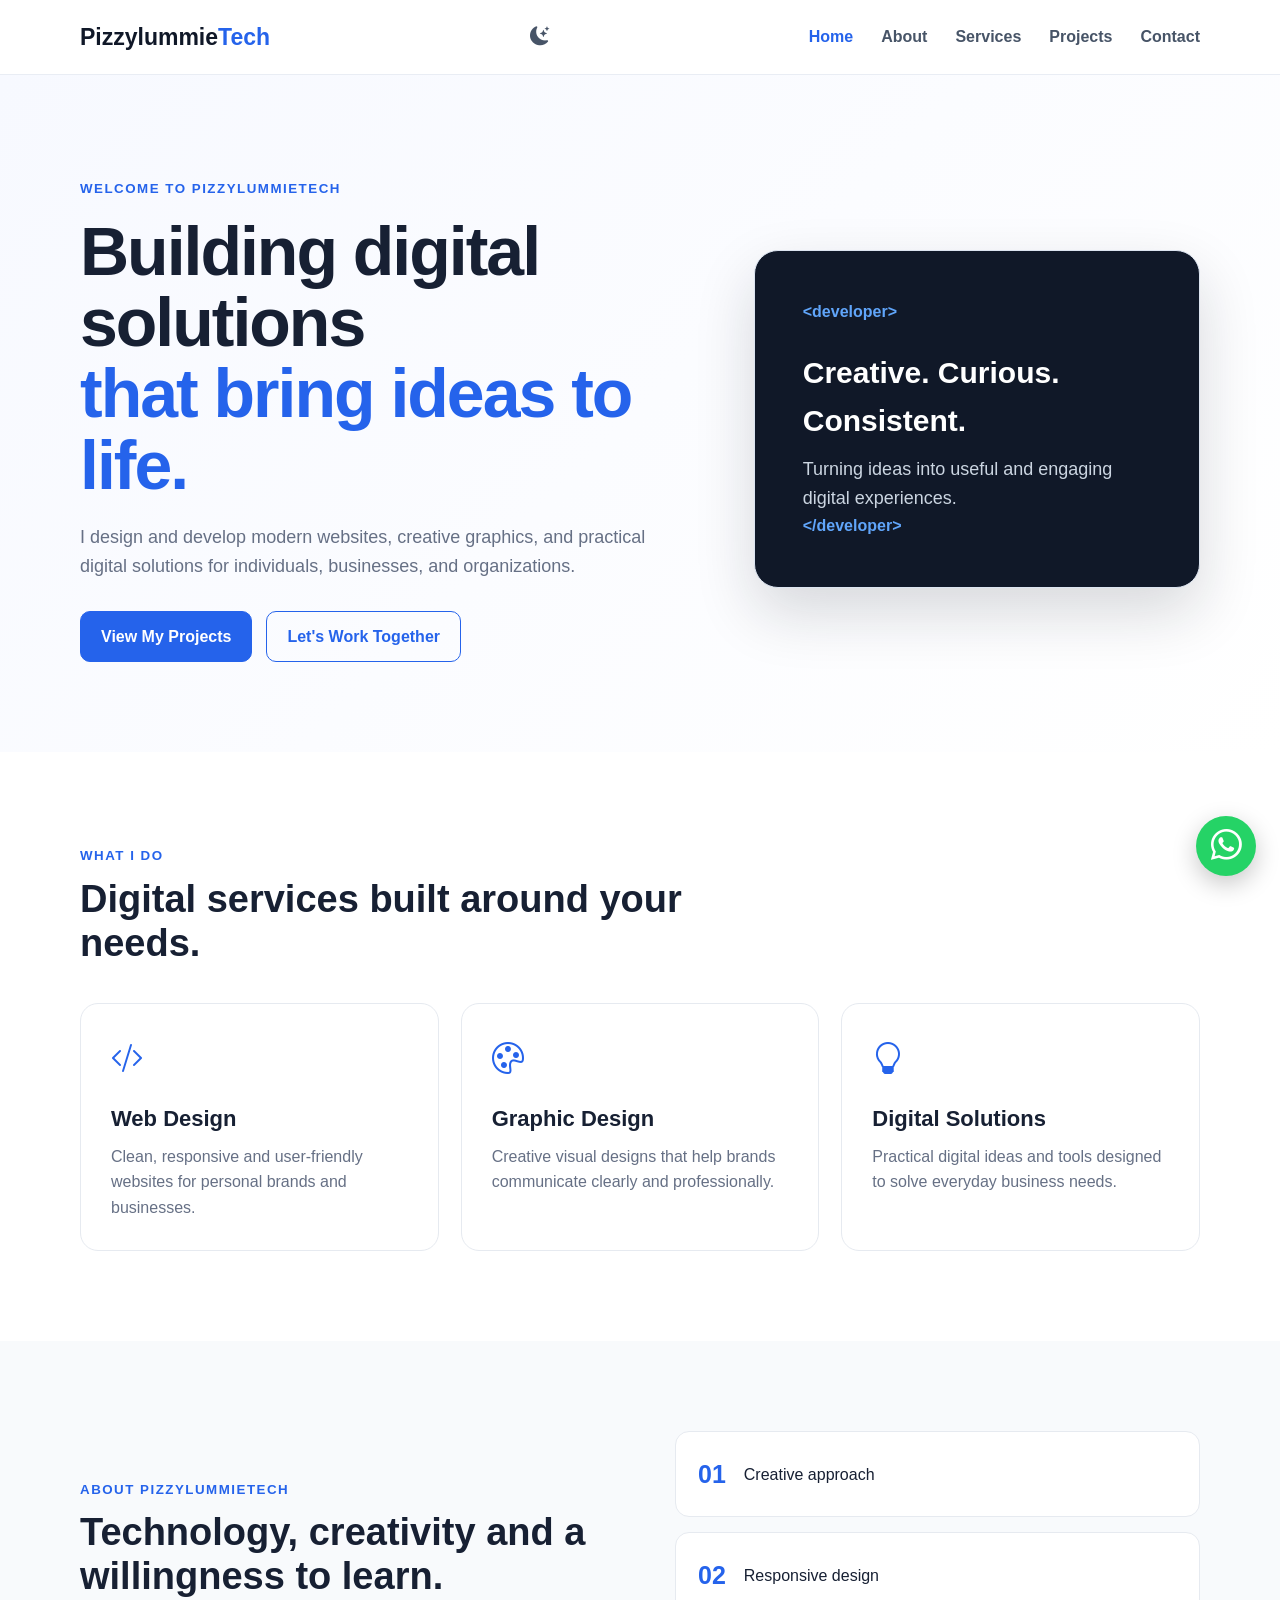
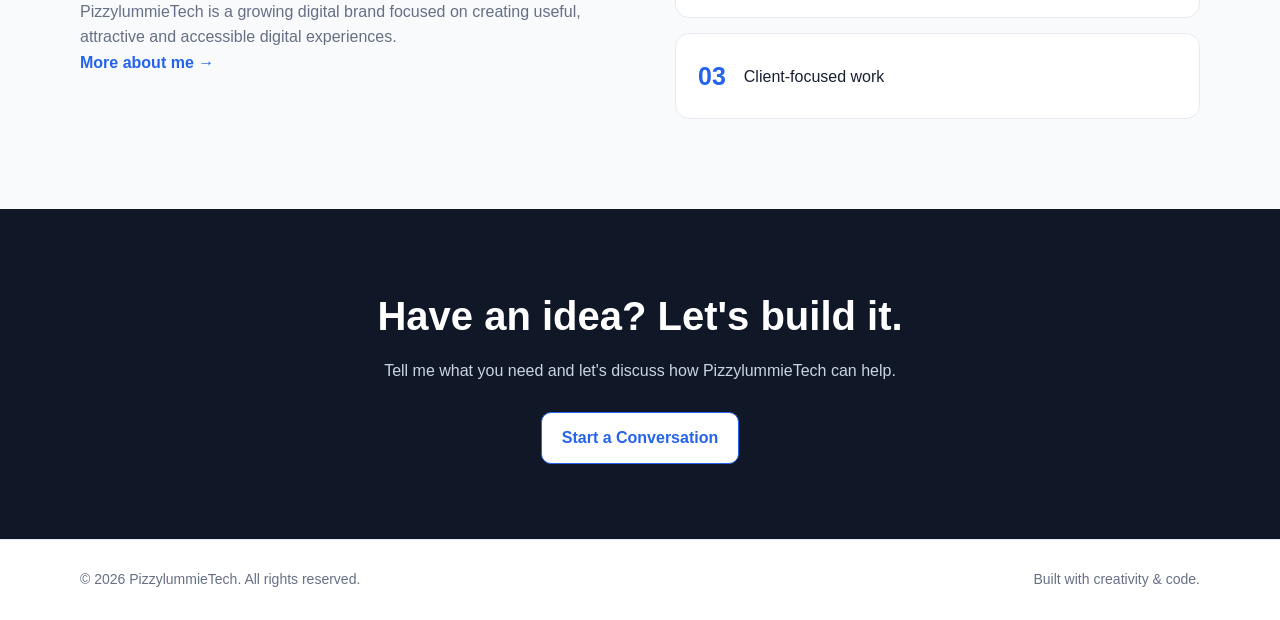
<file: index.html>
<!DOCTYPE html>
<html lang="en">

<head>
    <meta charset="UTF-8">
    <meta name="viewport" content="width=device-width,initial-scale=1.0">
    <meta name="description"
        content="PizzylummieTech - modern websites, creative graphics and practical digital solutions.">
    <title>PizzylummieTech | Digital Solutions</title>
    <script
        id="theme-init">if (localStorage.getItem("pizzylummie-theme") === "dark") { document.documentElement.classList.add("dark-mode") }</script>
    <link rel="stylesheet" href="style.css">
    <link rel="stylesheet" href="https://cdn.jsdelivr.net/npm/bootstrap-icons@1.11.3/font/bootstrap-icons.min.css">
</head>

<body>
    <header class="site-header">
        <div class="container nav"><a class="brand" href="index.html">Pizzylummie<span>Tech</span></a><button
                class="menu-toggle"><i class="bi bi-list"></i></button><button class="theme-toggle"
                aria-label="Toggle dark mode" title="Toggle dark mode"><i class="bi bi-moon-stars-fill"></i></button>
            <nav><a class="active" href="index.html">Home</a><a href="about.html">About</a><a
                    href="services.html">Services</a><a href="projects.html">Projects</a><a
                    href="contact.html">Contact</a></nav>
        </div>
    </header>
    <main>
        <section class="hero">
            <div class="container hero-grid">
                <div><small class="eyebrow">WELCOME TO PIZZYLUMMIETECH</small>
                    <h1>Building digital solutions <b>that bring ideas to life.</b></h1>
                    <p>I design and develop modern websites, creative graphics, and practical digital solutions for
                        individuals, businesses, and organizations.</p>
                    <div class="actions"><a class="btn" href="projects.html">View My Projects</a><a class="btn outline"
                            href="contact.html">Let's Work Together</a></div>
                </div>
                <div class="hero-box"><strong>&lt;developer&gt;</strong>
                    <h2>Creative. Curious. Consistent.</h2>
                    <p>Turning ideas into useful and engaging digital experiences.</p>
                    <strong>&lt;/developer&gt;</strong>
                </div>
            </div>
        </section>
        <section class="section">
            <div class="container">
                <div class="section-heading"><small>WHAT I DO</small>
                    <h2>Digital services built around your needs.</h2>
                </div>
                <div class="cards three">
                    <article class="card"><i class="bi bi-code-slash"></i>
                        <h3>Web Design</h3>
                        <p>Clean, responsive and user-friendly websites for personal brands and businesses.</p>
                    </article>
                    <article class="card"><i class="bi bi-palette"></i>
                        <h3>Graphic Design</h3>
                        <p>Creative visual designs that help brands communicate clearly and professionally.</p>
                    </article>
                    <article class="card"><i class="bi bi-lightbulb"></i>
                        <h3>Digital Solutions</h3>
                        <p>Practical digital ideas and tools designed to solve everyday business needs.</p>
                    </article>
                </div>
            </div>
        </section>
        <section class="section soft">
            <div class="container split">
                <div><small>ABOUT PIZZYLUMMIETECH</small>
                    <h2>Technology, creativity and a willingness to learn.</h2>
                    <p>PizzylummieTech is a growing digital brand focused on creating useful, attractive and accessible
                        digital experiences.</p><a class="text-link" href="about.html">More about me →</a>
                </div>
                <div class="stats">
                    <div><strong>01</strong><span>Creative approach</span></div>
                    <div><strong>02</strong><span>Responsive design</span></div>
                    <div><strong>03</strong><span>Client-focused work</span></div>
                </div>
            </div>
        </section>
        <section class="cta">
            <div class="container">
                <h2>Have an idea? Let's build it.</h2>
                <p>Tell me what you need and let's discuss how PizzylummieTech can help.</p><a class="btn light"
                    href="contact.html">Start a Conversation</a>
            </div>
        </section>
    </main>
    <footer>
        <div class="container footer"><span>© 2026 PizzylummieTech. All rights reserved.</span><span>Built with
                creativity &amp; code.</span></div>
    </footer><a class="floating-whatsapp"
        href="https://wa.me/2349038271875?text=Hello%20PizzylummieTech%2C%20I%20would%20like%20to%20make%20an%20inquiry."
        target="_blank" aria-label="Chat on WhatsApp"><i class="bi bi-whatsapp"></i></a>
    <script src="script.js"></script>
</body>

</html>
</file>
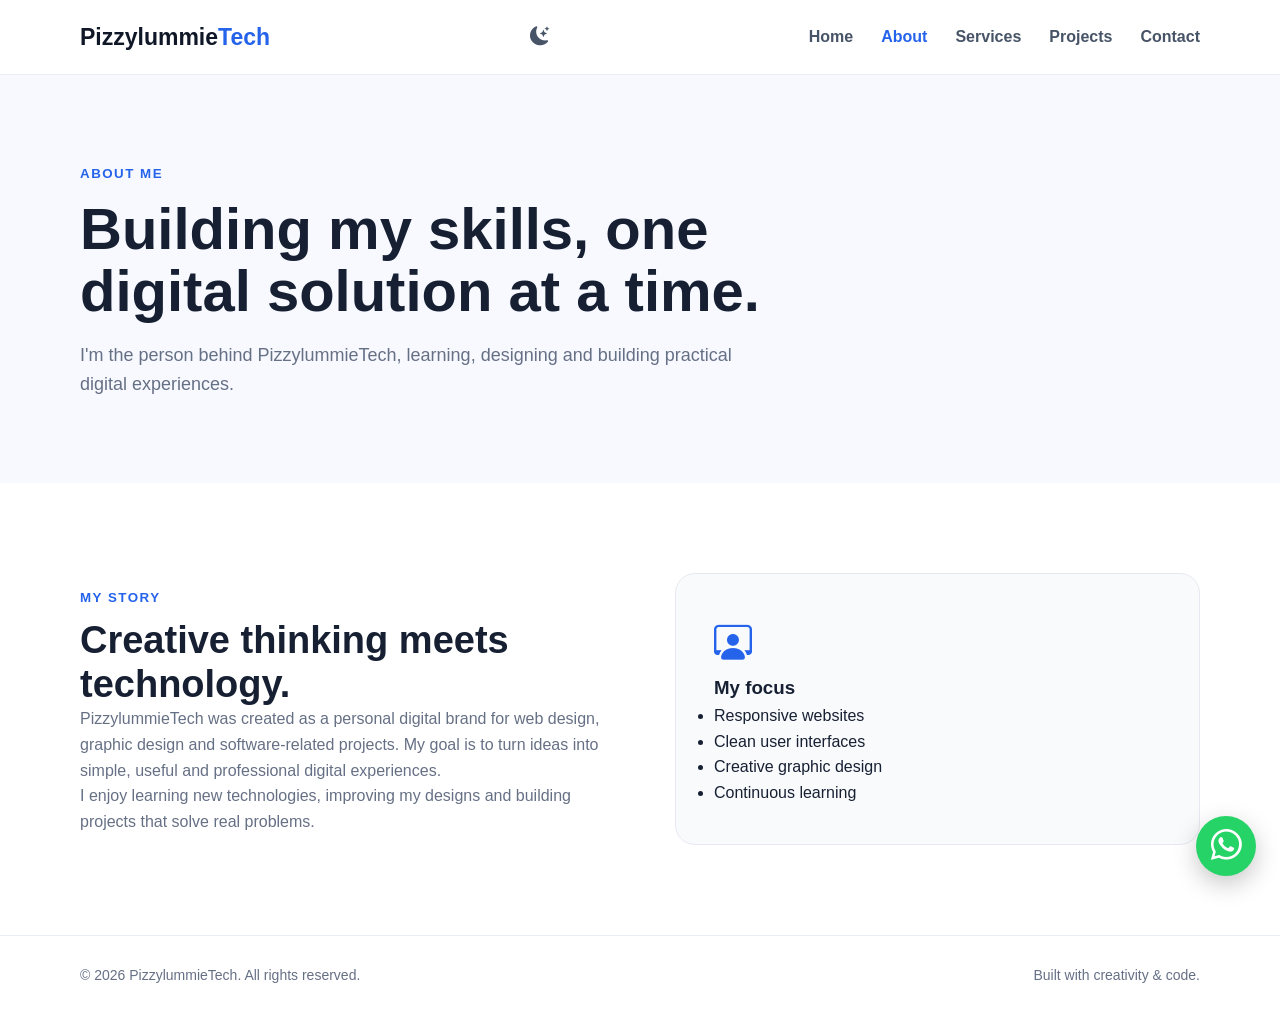
<file: about.html>
<!DOCTYPE html>
<html lang="en">

<head>
    <meta charset="UTF-8">
    <meta name="viewport" content="width=device-width,initial-scale=1.0">
    <title>About | PizzylummieTech</title>
    <script
        id="theme-init">if (localStorage.getItem("pizzylummie-theme") === "dark") { document.documentElement.classList.add("dark-mode") }</script>
    <link rel="stylesheet" href="style.css">
    <link rel="stylesheet" href="https://cdn.jsdelivr.net/npm/bootstrap-icons@1.11.3/font/bootstrap-icons.min.css">
</head>

<body>
    <header class="site-header">
        <div class="container nav"><a class="brand" href="index.html">Pizzylummie<span>Tech</span></a><button
                class="menu-toggle"><i class="bi bi-list"></i></button><button class="theme-toggle"
                aria-label="Toggle dark mode" title="Toggle dark mode"><i class="bi bi-moon-stars-fill"></i></button>
            <nav><a href="index.html">Home</a><a class="active" href="about.html">About</a><a
                    href="services.html">Services</a><a href="projects.html">Projects</a><a
                    href="contact.html">Contact</a></nav>
        </div>
    </header>
    <main>
        <section class="page-hero">
            <div class="container"><small>ABOUT ME</small>
                <h1>Building my skills, one digital solution at a time.</h1>
                <p>I'm the person behind PizzylummieTech, learning, designing and building practical digital
                    experiences.</p>
            </div>
        </section>
        <section class="section">
            <div class="container split">
                <div><small>MY STORY</small>
                    <h2>Creative thinking meets technology.</h2>
                    <p>PizzylummieTech was created as a personal digital brand for web design, graphic design and
                        software-related projects. My goal is to turn ideas into simple, useful and professional digital
                        experiences.</p>
                    <p>I enjoy learning new technologies, improving my designs and building projects that solve real
                        problems.</p>
                </div>
                <div class="info-box"><i class="bi bi-person-workspace"></i>
                    <h3>My focus</h3>
                    <ul>
                        <li>Responsive websites</li>
                        <li>Clean user interfaces</li>
                        <li>Creative graphic design</li>
                        <li>Continuous learning</li>
                    </ul>
                </div>
            </div>
        </section>
    </main>
    <footer>
        <div class="container footer"><span>© 2026 PizzylummieTech. All rights reserved.</span><span>Built with
                creativity &amp; code.</span></div>
    </footer><a class="floating-whatsapp"
        href="https://wa.me/2349038271875?text=Hello%20PizzylummieTech%2C%20I%20would%20like%20to%20make%20an%20inquiry."
        target="_blank"><i class="bi bi-whatsapp"></i></a>
    <script src="script.js"></script>
</body>

</html>
</file>
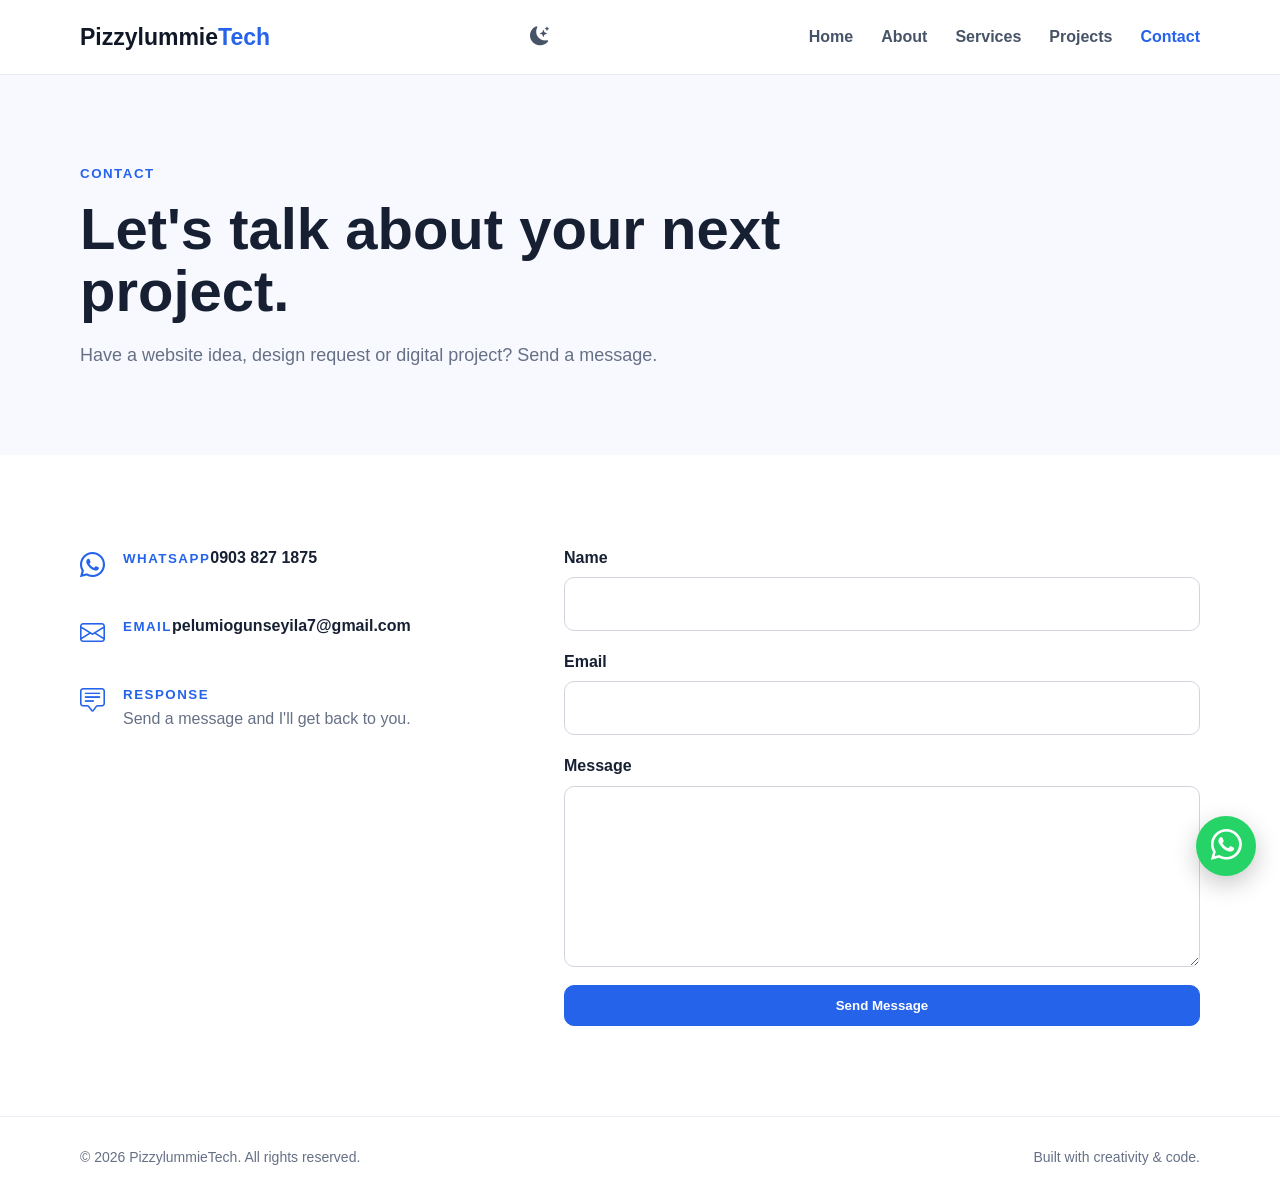
<file: contact.html>
<!DOCTYPE html><html lang="en"><head><meta charset="UTF-8"><meta name="viewport" content="width=device-width,initial-scale=1.0"><title>Contact | PizzylummieTech</title><script id="theme-init">if(localStorage.getItem("pizzylummie-theme")==="dark"){document.documentElement.classList.add("dark-mode")}</script><link rel="stylesheet" href="style.css"><link rel="stylesheet" href="https://cdn.jsdelivr.net/npm/bootstrap-icons@1.11.3/font/bootstrap-icons.min.css"></head><body><header class="site-header"><div class="container nav"><a class="brand" href="index.html">Pizzylummie<span>Tech</span></a><button class="menu-toggle"><i class="bi bi-list"></i></button><button class="theme-toggle" aria-label="Toggle dark mode" title="Toggle dark mode"><i class="bi bi-moon-stars-fill"></i></button><nav><a href="index.html">Home</a><a href="about.html">About</a><a href="services.html">Services</a><a href="projects.html">Projects</a><a class="active" href="contact.html">Contact</a></nav></div></header><main><section class="page-hero"><div class="container"><small>CONTACT</small><h1>Let's talk about your next project.</h1><p>Have a website idea, design request or digital project? Send a message.</p></div></section><section class="section"><div class="container contact-grid"><div class="contact-info"><div><i class="bi bi-whatsapp"></i><div><small>WHATSAPP</small><a href="https://wa.me/2349038271875" target="_blank">0903 827 1875</a></div></div><div><i class="bi bi-envelope"></i><div><small>EMAIL</small><a href="mailto:pelumiogunseyila7@gmail.com">pelumiogunseyila7@gmail.com</a></div></div><div><i class="bi bi-chat-square-text"></i><div><small>RESPONSE</small><p>Send a message and I'll get back to you.</p></div></div></div><form class="contact-form" action="https://formsubmit.co/pelumiogunseyila7@gmail.com" method="POST"><input type="hidden" name="_subject" value="New PizzylummieTech Website Inquiry"><input type="hidden" name="_captcha" value="false"><label>Name<input type="text" name="name" required></label><label>Email<input type="email" name="email" required></label><label>Message<textarea name="message" rows="6" required></textarea></label><button class="btn" type="submit">Send Message</button></form></div></section></main><footer><div class="container footer"><span>© 2026 PizzylummieTech. All rights reserved.</span><span>Built with creativity &amp; code.</span></div></footer><a class="floating-whatsapp" href="https://wa.me/2349038271875?text=Hello%20PizzylummieTech%2C%20I%20would%20like%20to%20make%20an%20inquiry." target="_blank"><i class="bi bi-whatsapp"></i></a><script src="script.js"></script></body></html>
</file>
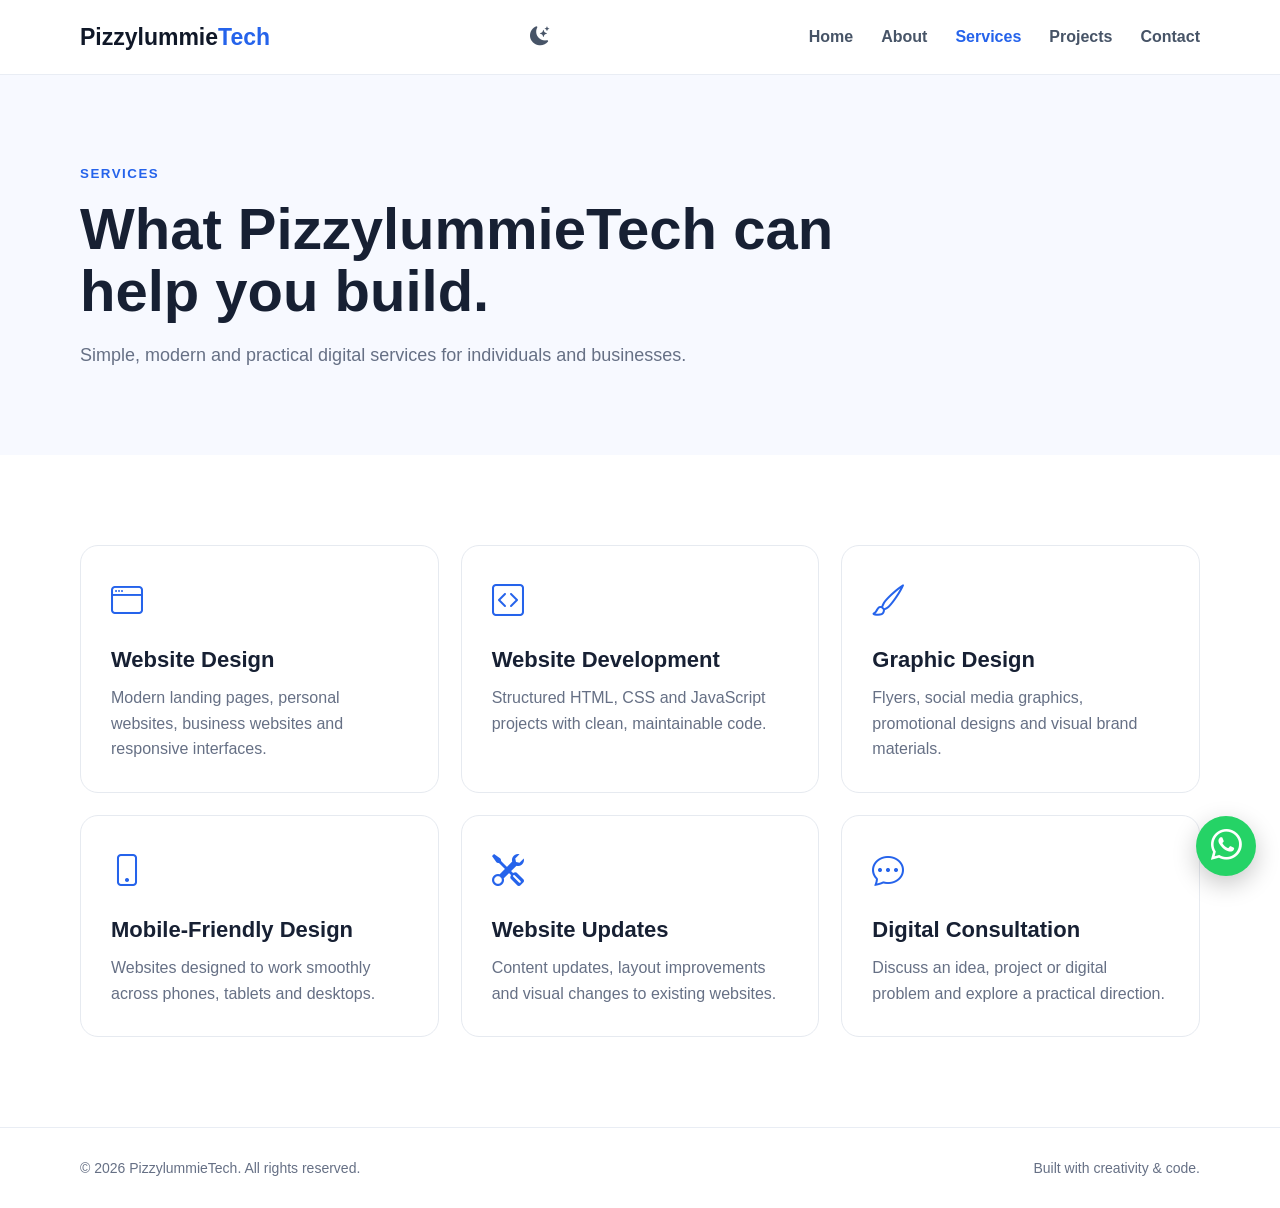
<file: services.html>
<!DOCTYPE html>
<html lang="en">

<head>
    <meta charset="UTF-8">
    <meta name="viewport" content="width=device-width,initial-scale=1.0">
    <title>Services | PizzylummieTech</title>
    <script
        id="theme-init">if (localStorage.getItem("pizzylummie-theme") === "dark") { document.documentElement.classList.add("dark-mode") }</script>
    <link rel="stylesheet" href="style.css">
    <link rel="stylesheet" href="https://cdn.jsdelivr.net/npm/bootstrap-icons@1.11.3/font/bootstrap-icons.min.css">
</head>

<body>
    <header class="site-header">
        <div class="container nav"><a class="brand" href="index.html">Pizzylummie<span>Tech</span></a><button
                class="menu-toggle"><i class="bi bi-list"></i></button><button class="theme-toggle"
                aria-label="Toggle dark mode" title="Toggle dark mode"><i class="bi bi-moon-stars-fill"></i></button>
            <nav><a href="index.html">Home</a><a href="about.html">About</a><a class="active"
                    href="services.html">Services</a><a href="projects.html">Projects</a><a
                    href="contact.html">Contact</a></nav>
        </div>
    </header>
    <main>
        <section class="page-hero">
            <div class="container"><small>SERVICES</small>
                <h1>What PizzylummieTech can help you build.</h1>
                <p>Simple, modern and practical digital services for individuals and businesses.</p>
            </div>
        </section>
        <section class="section">
            <div class="container">
                <div class="cards three">
                    <article class="card"><i class="bi bi-window"></i>
                        <h3>Website Design</h3>
                        <p>Modern landing pages, personal websites, business websites and responsive interfaces.</p>
                    </article>
                    <article class="card"><i class="bi bi-code-square"></i>
                        <h3>Website Development</h3>
                        <p>Structured HTML, CSS and JavaScript projects with clean, maintainable code.</p>
                    </article>
                    <article class="card"><i class="bi bi-brush"></i>
                        <h3>Graphic Design</h3>
                        <p>Flyers, social media graphics, promotional designs and visual brand materials.</p>
                    </article>
                    <article class="card"><i class="bi bi-phone"></i>
                        <h3>Mobile-Friendly Design</h3>
                        <p>Websites designed to work smoothly across phones, tablets and desktops.</p>
                    </article>
                    <article class="card"><i class="bi bi-tools"></i>
                        <h3>Website Updates</h3>
                        <p>Content updates, layout improvements and visual changes to existing websites.</p>
                    </article>
                    <article class="card"><i class="bi bi-chat-dots"></i>
                        <h3>Digital Consultation</h3>
                        <p>Discuss an idea, project or digital problem and explore a practical direction.</p>
                    </article>
                </div>
            </div>
        </section>
    </main>
    <footer>
        <div class="container footer"><span>© 2026 PizzylummieTech. All rights reserved.</span><span>Built with
                creativity &amp; code.</span></div>
    </footer><a class="floating-whatsapp"
        href="https://wa.me/2349038271875?text=Hello%20PizzylummieTech%2C%20I%20would%20like%20to%20make%20an%20inquiry."
        target="_blank"><i class="bi bi-whatsapp"></i></a>
    <script src="script.js"></script>
</body>

</html>
</file>
<file: style.css>
/* =========================================================
   PIZZYLUMMIETECH - MAIN STYLESHEET
   ========================================================= */

* {
    box-sizing: border-box;
    margin: 0;
    padding: 0;
}

html {
    scroll-behavior: smooth;
}

body {
    font-family: Inter, "Segoe UI", Arial, sans-serif;
    color: #172033;
    background: #ffffff;
    line-height: 1.6;
    transition: background 0.3s ease, color 0.3s ease;
}

img {
    max-width: 100%;
}

button,
input,
textarea {
    font-family: inherit;
}

.container {
    width: min(1120px, 92%);
    margin: auto;
}

/* =========================================================
   NAVIGATION
   ========================================================= */

.site-header {
    position: sticky;
    top: 0;
    z-index: 1000;
    background: rgba(255, 255, 255, 0.96);
    backdrop-filter: blur(10px);
    border-bottom: 1px solid #e9edf4;
}

.nav {
    min-height: 74px;
    display: flex;
    align-items: center;
    justify-content: space-between;
    position: relative;
}

.brand {
    font-size: 23px;
    font-weight: 800;
    color: #101828;
    text-decoration: none;
    white-space: nowrap;
}

.brand span {
    color: #2563eb;
}

.nav nav {
    display: flex;
    align-items: center;
    gap: 28px;
}

.nav nav a {
    color: #475467;
    text-decoration: none;
    font-weight: 600;
    transition: color 0.25s ease;
}

.nav nav a:hover,
.nav nav a.active {
    color: #2563eb;
}

.theme-toggle {
    border: 0;
    background: transparent;
    color: #475467;
    font-size: 19px;
    cursor: pointer;
    width: 42px;
    height: 42px;
    border-radius: 50%;
    display: grid;
    place-items: center;
    transition: 0.25s ease;
}

.theme-toggle:hover {
    background: #f2f4f7;
}

.menu-toggle {
    display: none;
    border: 0;
    background: transparent;
    color: #172033;
    font-size: 28px;
    cursor: pointer;
    width: 42px;
    height: 42px;
    place-items: center;
}

/* =========================================================
   HERO
   ========================================================= */

.hero {
    padding: 100px 0 90px;
    background: linear-gradient(135deg, #f7f9ff, #ffffff);
}

.hero-grid {
    display: grid;
    grid-template-columns: 1.15fr 0.85fr;
    gap: 70px;
    align-items: center;
}

.eyebrow,
.page-hero small,
.section-heading small,
.split small,
.project small,
.contact-info small {
    font-weight: 800;
    letter-spacing: 1.5px;
    color: #2563eb;
}

.hero h1 {
    font-size: clamp(42px, 6vw, 68px);
    line-height: 1.05;
    margin: 15px 0 22px;
    letter-spacing: -2px;
}

.hero h1 b {
    display: block;
    color: #2563eb;
}

.hero p {
    font-size: 18px;
    color: #667085;
    max-width: 650px;
}

.actions {
    display: flex;
    gap: 14px;
    flex-wrap: wrap;
    margin-top: 30px;
}

.btn {
    display: inline-block;
    border: 1px solid #2563eb;
    background: #2563eb;
    color: #ffffff;
    text-decoration: none;
    padding: 12px 20px;
    border-radius: 10px;
    font-weight: 700;
    cursor: pointer;
    transition: 0.25s ease;
}

.btn:hover {
    transform: translateY(-2px);
}

.btn.outline {
    background: transparent;
    color: #2563eb;
}

.btn.light {
    background: #ffffff;
    color: #2563eb;
}

.hero-box {
    padding: 48px;
    border: 1px solid #dce4f0;
    border-radius: 24px;
    background: #101828;
    color: #ffffff;
    box-shadow: 0 25px 60px rgba(16, 24, 40, 0.16);
}

.hero-box strong {
    color: #60a5fa;
}

.hero-box h2 {
    font-size: 30px;
    margin: 25px 0 10px;
}

.hero-box p {
    color: #cbd5e1;
}

/* =========================================================
   SECTIONS
   ========================================================= */

.section {
    padding: 90px 0;
}

.soft {
    background: #f8fafc;
}

.section-heading {
    max-width: 650px;
    margin-bottom: 38px;
}

.section-heading h2,
.split h2 {
    font-size: 38px;
    line-height: 1.15;
    margin: 10px 0 0;
}

.cards {
    display: grid;
    gap: 22px;
}

.three {
    grid-template-columns: repeat(3, 1fr);
}

.card {
    padding: 30px;
    border: 1px solid #e6eaf0;
    border-radius: 18px;
    background: #ffffff;
    transition: 0.25s ease;
}

.card:hover {
    transform: translateY(-5px);
    box-shadow: 0 15px 35px rgba(16, 24, 40, 0.08);
}

.card i {
    font-size: 32px;
    color: #2563eb;
}

.card h3 {
    font-size: 22px;
    margin: 15px 0 8px;
}

.card p {
    color: #667085;
}

.text-link {
    color: #2563eb;
    text-decoration: none;
    font-weight: 700;
}

/* =========================================================
   SPLIT / ABOUT
   ========================================================= */

.split {
    display: grid;
    grid-template-columns: 1fr 1fr;
    gap: 70px;
    align-items: center;
}

.split p {
    color: #667085;
}

.stats {
    display: grid;
    gap: 15px;
}

.stats div {
    display: flex;
    gap: 18px;
    align-items: center;
    padding: 22px;
    border-radius: 14px;
    background: #ffffff;
    border: 1px solid #e6eaf0;
}

.stats strong {
    font-size: 25px;
    color: #2563eb;
}

/* =========================================================
   CTA
   ========================================================= */

.cta {
    padding: 75px 0;
    background: #101828;
    color: #ffffff;
    text-align: center;
}

.cta h2 {
    font-size: 40px;
    margin: 0 0 10px;
}

.cta p {
    color: #cbd5e1;
    margin-bottom: 28px;
}

/* =========================================================
   PAGE HERO
   ========================================================= */

.page-hero {
    padding: 85px 0;
    background: #f7f9ff;
}

.page-hero h1 {
    max-width: 800px;
    font-size: clamp(38px, 5vw, 58px);
    line-height: 1.08;
    margin: 12px 0 18px;
}

.page-hero p {
    max-width: 700px;
    color: #667085;
    font-size: 18px;
}

/* =========================================================
   INFO BOX
   ========================================================= */

.info-box {
    padding: 38px;
    background: #f8fafc;
    border: 1px solid #e6eaf0;
    border-radius: 20px;
}

.info-box i {
    font-size: 38px;
    color: #2563eb;
}

/* =========================================================
   OLD / GENERAL PROJECT SECTIONS
   ========================================================= */

.project-grid {
    display: grid;
    grid-template-columns: 1fr 1fr;
    gap: 22px;
}

.project {
    display: flex;
    gap: 22px;
    padding: 30px;
    border: 1px solid #e6eaf0;
    border-radius: 18px;
}

.project-icon {
    min-width: 64px;
    height: 64px;
    border-radius: 15px;
    background: #eff6ff;
    color: #2563eb;
    display: grid;
    place-items: center;
    font-size: 28px;
}

.project h3 {
    margin: 8px 0;
}

.project p {
    color: #667085;
}

/* =========================================================
   CONTACT
   ========================================================= */

.contact-grid {
    display: grid;
    grid-template-columns: 0.8fr 1.2fr;
    gap: 60px;
}

.contact-info > div {
    display: flex;
    gap: 18px;
    margin-bottom: 28px;
}

.contact-info > div > i {
    font-size: 25px;
    color: #2563eb;
}

.contact-info a {
    color: #172033;
    text-decoration: none;
    font-weight: 700;
}

.contact-info p {
    margin: 0;
    color: #667085;
}

.contact-form {
    display: grid;
    gap: 18px;
}

.contact-form label {
    font-weight: 700;
}

.contact-form input,
.contact-form textarea {
    display: block;
    width: 100%;
    margin-top: 7px;
    border: 1px solid #d0d5dd;
    border-radius: 10px;
    padding: 13px 14px;
    font: inherit;
    outline: none;
}

.contact-form input:focus,
.contact-form textarea:focus {
    border-color: #2563eb;
}

/* =========================================================
   WHATSAPP
   ========================================================= */

.floating-whatsapp {
    position: fixed;
    right: 24px;
    bottom: 24px;
    width: 60px;
    height: 60px;
    border-radius: 50%;
    display: grid;
    place-items: center;
    background: #25d366;
    color: #ffffff;
    text-decoration: none;
    font-size: 31px;
    box-shadow: 0 8px 25px rgba(0, 0, 0, 0.22);
    z-index: 9999;
    transition: 0.25s ease;
}

.floating-whatsapp:hover {
    transform: scale(1.1);
    color: #ffffff;
}

/* =========================================================
   FOOTER
   ========================================================= */

footer {
    border-top: 1px solid #e9edf4;
}

.footer {
    min-height: 80px;
    display: flex;
    justify-content: space-between;
    align-items: center;
    color: #667085;
    font-size: 14px;
}

/* =========================================================
   PROJECT PAGE
   ========================================================= */

.projects-page {
    padding: 80px 7%;
    min-height: 70vh;
}

.projects-heading {
    text-align: center;
    max-width: 750px;
    margin: 0 auto 50px;
}

.projects-heading small {
    font-weight: 700;
    letter-spacing: 2px;
    text-transform: uppercase;
    color: #2563eb;
}

.projects-heading h1 {
    font-size: 42px;
    margin: 12px 0;
}

.projects-heading p {
    line-height: 1.7;
    opacity: 0.8;
}

.projects-grid {
    display: grid;
    grid-template-columns: repeat(3, 1fr);
    gap: 30px;
    max-width: 1200px;
    margin: auto;
}

.project-card {
    background: #ffffff;
    border-radius: 18px;
    overflow: hidden;
    border: 1px solid rgba(0, 0, 0, 0.08);
    transition: transform 0.3s ease, box-shadow 0.3s ease;
}

.project-card:hover {
    transform: translateY(-8px);
    box-shadow: 0 15px 35px rgba(0, 0, 0, 0.12);
}

.project-image {
    position: relative;
    width: 100%;
    height: 330px;
    overflow: hidden;
    cursor: pointer;
    background: #eeeeee;
}

.project-image img {
    width: 100%;
    height: 100%;
    object-fit: cover;
    display: block;
    transition: transform 0.4s ease;
}

.project-card:hover .project-image img {
    transform: scale(1.04);
}

.image-overlay {
    position: absolute;
    inset: 0;
    background: rgba(0, 0, 0, 0.45);
    display: flex;
    align-items: center;
    justify-content: center;
    opacity: 0;
    transition: opacity 0.3s ease;
}

.project-card:hover .image-overlay {
    opacity: 1;
}

.image-overlay span {
    background: #ffffff;
    color: #111111;
    padding: 12px 18px;
    border-radius: 30px;
    font-size: 14px;
    font-weight: 600;
}

.project-content {
    padding: 24px;
}

.project-category {
    display: inline-block;
    font-size: 12px;
    font-weight: 700;
    text-transform: uppercase;
    letter-spacing: 1px;
    margin-bottom: 10px;
    opacity: 0.7;
}

.project-content h2 {
    font-size: 21px;
    margin: 0 0 10px;
}

.project-content p {
    line-height: 1.6;
    font-size: 15px;
    opacity: 0.75;
    margin: 0;
}

/* =========================================================
   LIGHTBOX
   ========================================================= */

.lightbox {
    display: none;
    position: fixed;
    z-index: 99999;
    inset: 0;
    background: rgba(0, 0, 0, 0.92);
    align-items: center;
    justify-content: center;
    padding: 30px;
}

.lightbox.active {
    display: flex;
}

.lightbox img {
    max-width: 90%;
    max-height: 88vh;
    object-fit: contain;
    border-radius: 10px;
    box-shadow: 0 10px 40px rgba(0, 0, 0, 0.5);
}

.lightbox-close {
    position: absolute;
    top: 25px;
    right: 30px;
    color: #ffffff;
    font-size: 35px;
    cursor: pointer;
    line-height: 1;
}

.lightbox-close:hover {
    opacity: 0.7;
}

/* =========================================================
   DARK MODE
   ========================================================= */

html.dark-mode body {
    background: #0b1120;
    color: #e5e7eb;
}

html.dark-mode .site-header {
    background: rgba(11, 17, 32, 0.96);
    border-color: #263247;
}

html.dark-mode .brand {
    color: #f8fafc;
}

html.dark-mode .nav nav a {
    color: #cbd5e1;
}

html.dark-mode .nav nav a:hover,
html.dark-mode .nav nav a.active {
    color: #60a5fa;
}

html.dark-mode .theme-toggle,
html.dark-mode .menu-toggle {
    color: #f8fafc;
}

html.dark-mode .theme-toggle:hover {
    background: #182235;
}

html.dark-mode .hero {
    background: linear-gradient(135deg, #0f172a, #0b1120);
}

html.dark-mode .hero p,
html.dark-mode .card p,
html.dark-mode .split p,
html.dark-mode .page-hero p,
html.dark-mode .project p,
html.dark-mode .contact-info p,
html.dark-mode .projects-heading p,
html.dark-mode .project-content p {
    color: #aab7c9;
}

html.dark-mode .hero-box {
    background: #111827;
    border-color: #2b3850;
}

html.dark-mode .soft,
html.dark-mode .page-hero {
    background: #0f172a;
}

html.dark-mode .card,
html.dark-mode .stats div,
html.dark-mode .info-box,
html.dark-mode .project,
html.dark-mode .project-card {
    background: #111827;
    border-color: #29364d;
}

html.dark-mode .project-content h2,
html.dark-mode .projects-heading h1 {
    color: #ffffff;
}

html.dark-mode .contact-info a {
    color: #f1f5f9;
}

html.dark-mode .contact-form input,
html.dark-mode .contact-form textarea {
    background: #111827;
    color: #f8fafc;
    border-color: #334155;
}

html.dark-mode footer {
    background: #0b1120;
    border-color: #263247;
}

html.dark-mode .footer {
    color: #94a3b8;
}

html.dark-mode .project-icon {
    background: #172554;
}

/* =========================================================
   MOBILE NAVIGATION
   ========================================================= */

@media (max-width: 800px) {

    .nav nav {
        display: none;
        position: absolute;
        top: 74px;
        left: 0;
        right: 0;
        background: #ffffff;
        padding: 20px 5%;
        flex-direction: column;
        align-items: flex-start;
        gap: 16px;
        border-bottom: 1px solid #e9edf4;
        box-shadow: 0 10px 25px rgba(0, 0, 0, 0.08);
    }

    .nav nav.open {
        display: flex;
    }

    .menu-toggle {
        display: grid;
    }

    .theme-toggle {
        margin-left: auto;
        margin-right: 8px;
    }

    .hero-grid,
    .split,
    .contact-grid {
        grid-template-columns: 1fr;
    }

    .three,
    .project-grid {
        grid-template-columns: 1fr;
    }

    .hero {
        padding: 70px 0;
    }

    .hero-box {
        padding: 32px;
    }

    .section {
        padding: 65px 0;
    }

    .section-heading h2,
    .split h2 {
        font-size: 32px;
    }

    .footer {
        padding: 20px 0;
        gap: 10px;
        flex-direction: column;
        text-align: center;
    }

    .projects-page {
        padding: 60px 5%;
    }

    .projects-heading h1 {
        font-size: 32px;
    }

    .projects-grid {
        grid-template-columns: 1fr;
    }

    .project-image {
        height: 380px;
    }

    .lightbox img {
        max-width: 96%;
        max-height: 80vh;
    }

    .floating-whatsapp {
        width: 56px;
        height: 56px;
        right: 18px;
        bottom: 18px;
    }

    html.dark-mode .nav nav.open {
        background: #0b1120;
        border-color: #263247;
    }
}

@media (min-width: 801px) and (max-width: 1100px) {

    .projects-grid {
        grid-template-columns: repeat(2, 1fr);
    }
}

@media (max-width: 600px) {

    .brand {
        font-size: 20px;
    }

    .projects-grid {
        grid-template-columns: 1fr;
    }

    .project-image {
        height: 380px;
    }

    .lightbox {
        padding: 15px;
    }

    .lightbox-close {
        top: 15px;
        right: 20px;
    }
}
</file>
